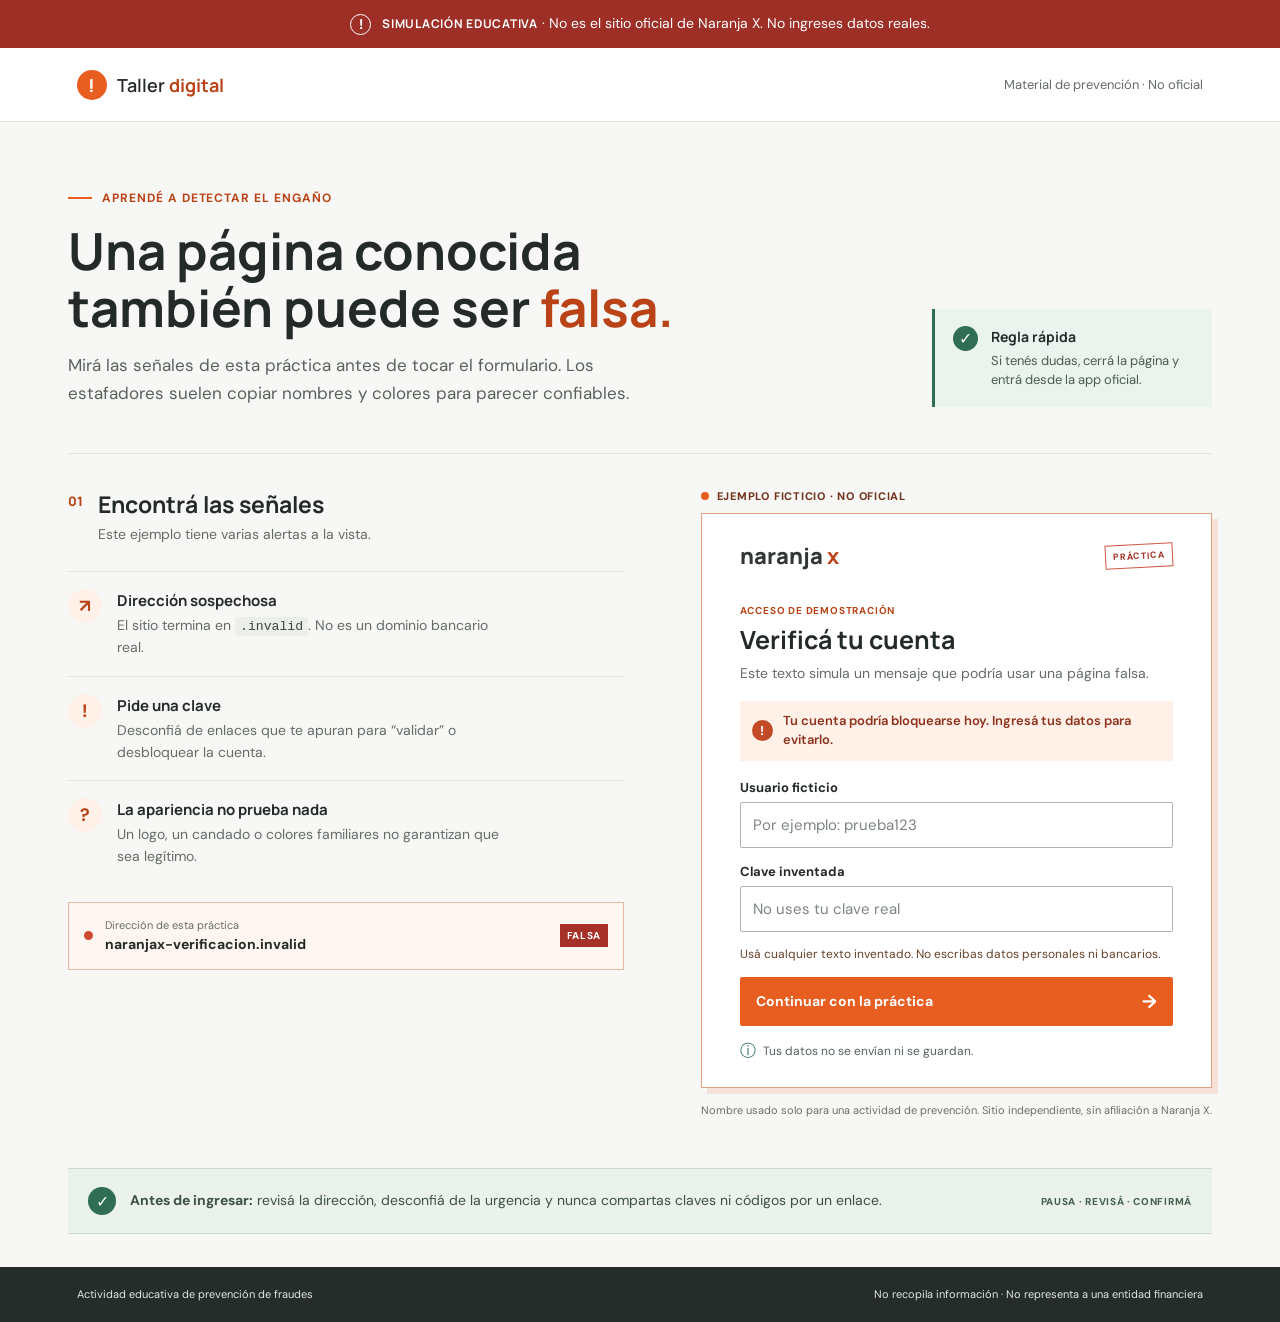
<file: index.html>
<!doctype html>
<html lang="es">
<head>
	<meta charset="utf-8">
	<meta name="viewport" content="width=device-width, initial-scale=1">
	<meta name="theme-color" content="#f36b21">
	<meta name="description" content="Simulación educativa para aprender a reconocer páginas falsas y estafas bancarias.">
	<title>Práctica de seguridad digital | No oficial</title>
	<link rel="preconnect" href="https://fonts.googleapis.com">
	<link rel="preconnect" href="https://fonts.gstatic.com" crossorigin>
	<link href="https://fonts.googleapis.com/css2?family=DM+Sans:wght@400;500;600;700&family=Manrope:wght@600;700;800&display=swap" rel="stylesheet">
	<link rel="stylesheet" href="style.css">
	<script src="script.js" defer></script>
</head>
<body>
	<a class="skip-link" href="#contenido">Ir al contenido principal</a>
	<div class="training-banner" role="note">
		<span class="banner-mark" aria-hidden="true">!</span>
		<span><strong>SIMULACIÓN EDUCATIVA</strong> · No es el sitio oficial de Naranja X. No ingreses datos reales.</span>
	</div>

	<header class="site-header">
		<a class="wordmark" href="#inicio" aria-label="Taller de seguridad digital, inicio">
			<span class="wordmark-icon" aria-hidden="true">!</span>
			<span>Taller <b>digital</b></span>
		</a>
		<span class="header-note">Material de prevención · No oficial</span>
	</header>

	<main id="contenido">
		<section class="intro" id="inicio" aria-labelledby="page-title">
			<div class="intro-copy">
				<p class="eyebrow"><span class="eyebrow-line"></span> Aprendé a detectar el engaño</p>
				<h1 id="page-title">Una página conocida también puede ser <em>falsa.</em></h1>
				<p class="intro-text">Mirá las señales de esta práctica antes de tocar el formulario. Los estafadores suelen copiar nombres y colores para parecer confiables.</p>
			</div>
			<aside class="quick-check" aria-label="Regla rápida de seguridad">
				<span class="quick-check-icon" aria-hidden="true">✓</span>
				<div><strong>Regla rápida</strong><p>Si tenés dudas, cerrá la página y entrá desde la app oficial.</p></div>
			</aside>
		</section>

		<section class="exercise" aria-label="Ejemplo de página falsa y señales de alerta">
			<div class="warning-list">
				<div class="section-heading">
					<span class="section-number">01</span>
					<div><h2>Encontrá las señales</h2><p>Este ejemplo tiene varias alertas a la vista.</p></div>
				</div>

				<article class="warning-item">
					<span class="warning-icon" aria-hidden="true">↗</span>
					<div><h3>Dirección sospechosa</h3><p>El sitio termina en <code>.invalid</code>. No es un dominio bancario real.</p></div>
				</article>
				<article class="warning-item">
					<span class="warning-icon" aria-hidden="true">!</span>
					<div><h3>Pide una clave</h3><p>Desconfiá de enlaces que te apuran para “validar” o desbloquear la cuenta.</p></div>
				</article>
				<article class="warning-item">
					<span class="warning-icon" aria-hidden="true">?</span>
					<div><h3>La apariencia no prueba nada</h3><p>Un logo, un candado o colores familiares no garantizan que sea legítimo.</p></div>
				</article>
				<div class="check-address">
					<span class="address-dot" aria-hidden="true"></span>
					<div><span>Dirección de esta práctica</span><strong>naranjax-verificacion.invalid</strong></div>
					<span class="fake-tag">FALSA</span>
				</div>
			</div>

			<div class="demo-column">
				<div class="demo-label"><span class="demo-label-dot"></span> EJEMPLO FICTICIO · NO OFICIAL</div>
				<section class="demo-panel" aria-labelledby="demo-title">
					<div class="demo-topline"><span class="demo-brand">naranja <b>x</b></span><span class="demo-stamp">PRÁCTICA</span></div>
					<div id="form-view">
						<p class="demo-kicker">ACCESO DE DEMOSTRACIÓN</p>
						<h2 id="demo-title">Verificá tu cuenta</h2>
						<p class="demo-copy">Este texto simula un mensaje que podría usar una página falsa.</p>
						<div class="demo-alert"><span aria-hidden="true">!</span><p>Tu cuenta podría bloquearse hoy. Ingresá tus datos para evitarlo.</p></div>
						<form id="practice-form" autocomplete="off" novalidate>
							<label for="example-user">Usuario ficticio</label>
							<input id="example-user" name="example-user" type="text" placeholder="Por ejemplo: prueba123" autocomplete="off" spellcheck="false">
							<label for="example-pass">Clave inventada</label>
							<input id="example-pass" name="example-pass" type="password" placeholder="No uses tu clave real" autocomplete="new-password">
							<p class="form-safety">Usá cualquier texto inventado. No escribas datos personales ni bancarios.</p>
							<button type="submit">Continuar con la práctica <span aria-hidden="true">→</span></button>
						</form>
						<p class="demo-footnote"><span aria-hidden="true">ⓘ</span> Tus datos no se envían ni se guardan.</p>
					</div>
				</section>
				<p class="demo-disclaimer">Nombre usado solo para una actividad de prevención. Sitio independiente, sin afiliación a Naranja X.</p>
			</div>
		</section>

		<section class="takeaway" aria-label="Consejo final">
			<span class="takeaway-icon" aria-hidden="true">✓</span>
			<p><strong>Antes de ingresar:</strong> revisá la dirección, desconfiá de la urgencia y nunca compartas claves ni códigos por un enlace.</p>
			<span class="takeaway-caption">PAUSA · REVISÁ · CONFIRMÁ</span>
		</section>
	</main>

	<footer class="site-footer"><span>Actividad educativa de prevención de fraudes</span><span>No recopila información · No representa a una entidad financiera</span></footer>
</body>
</html>
</file>
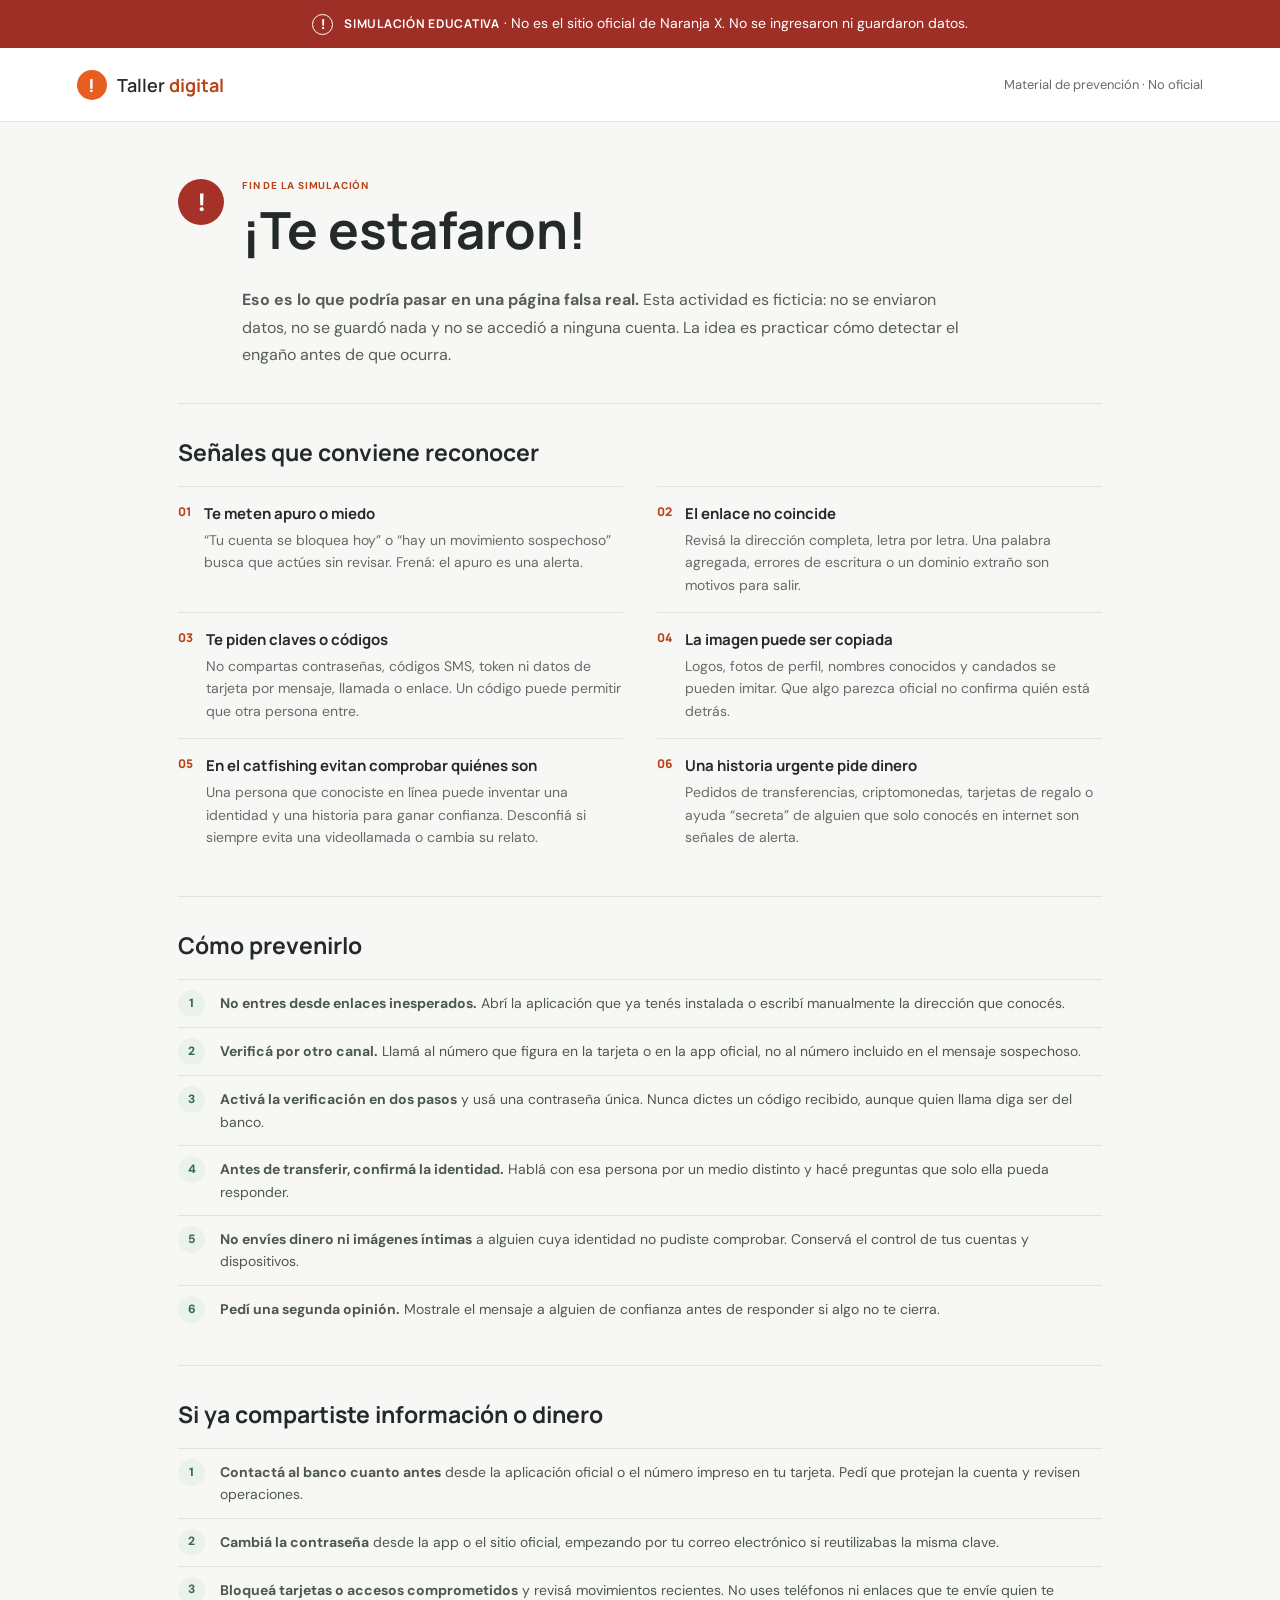
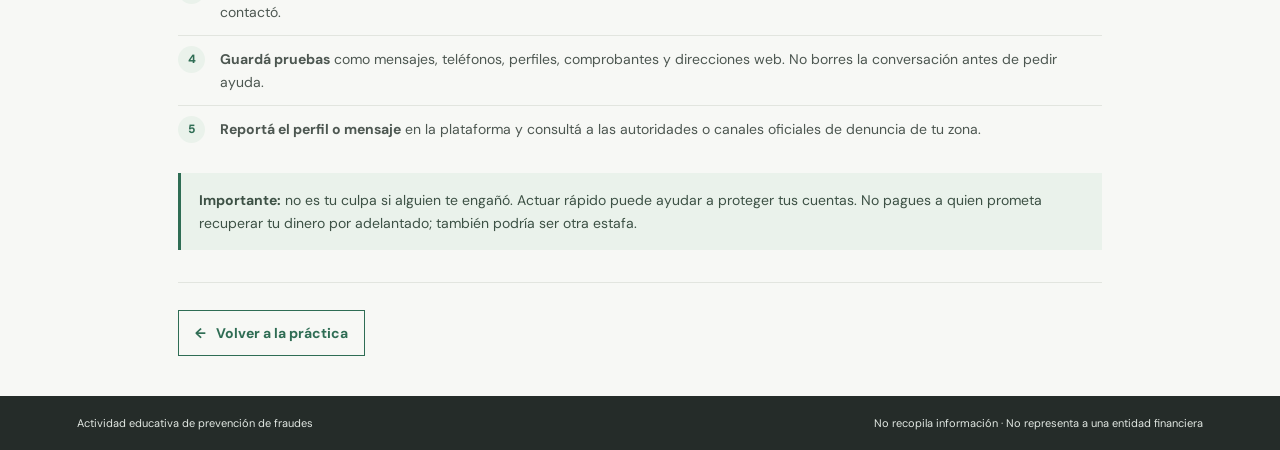
<file: resultado.html>
<!doctype html>
<html lang="es">
<head>
  <meta charset="utf-8">
  <meta name="viewport" content="width=device-width, initial-scale=1">
  <meta name="theme-color" content="#9e2f26">
  <meta name="description" content="Aprendé a reconocer estafas bancarias, phishing y catfishing. Esta es una actividad educativa, no oficial.">
  <title>Fuiste estafado: aprendé a reconocerlo | Simulación educativa</title>
  <link rel="preconnect" href="https://fonts.googleapis.com">
  <link rel="preconnect" href="https://fonts.gstatic.com" crossorigin>
  <link href="https://fonts.googleapis.com/css2?family=DM+Sans:wght@400;500;600;700&family=Manrope:wght@600;700;800&display=swap" rel="stylesheet">
  <link rel="stylesheet" href="style.css">
</head>
<body>
  <a class="skip-link" href="#contenido">Ir al contenido principal</a>
  <div class="training-banner" role="note">
    <span class="banner-mark" aria-hidden="true">!</span>
    <span><strong>SIMULACIÓN EDUCATIVA</strong> · No es el sitio oficial de Naranja X. No se ingresaron ni guardaron datos.</span>
  </div>
  <header class="site-header">
    <a class="wordmark" href="index.html" aria-label="Taller de seguridad digital, volver al inicio">
      <span class="wordmark-icon" aria-hidden="true">!</span>
      <span>Taller <b>digital</b></span>
    </a>
    <span class="header-note">Material de prevención · No oficial</span>
  </header>

  <main id="contenido" class="result-page">
    <section class="result-intro" aria-labelledby="result-title">
      <div class="result-heading">
        <span class="result-symbol" aria-hidden="true">!</span>
        <div>
          <p class="demo-kicker">FIN DE LA SIMULACIÓN</p>
          <h1 id="result-title">¡Te estafaron!</h1>
        </div>
      </div>
      <p class="result-copy"><strong>Eso es lo que podría pasar en una página falsa real.</strong> Esta actividad es ficticia: no se enviaron datos, no se guardó nada y no se accedió a ninguna cuenta. La idea es practicar cómo detectar el engaño antes de que ocurra.</p>
    </section>

    <section class="lesson-section" aria-labelledby="spot-title">
      <h2 id="spot-title">Señales que conviene reconocer</h2>
      <div class="lesson-grid">
        <article class="lesson-item"><span class="lesson-index">01</span><div><h3>Te meten apuro o miedo</h3><p>“Tu cuenta se bloquea hoy” o “hay un movimiento sospechoso” busca que actúes sin revisar. Frená: el apuro es una alerta.</p></div></article>
        <article class="lesson-item"><span class="lesson-index">02</span><div><h3>El enlace no coincide</h3><p>Revisá la dirección completa, letra por letra. Una palabra agregada, errores de escritura o un dominio extraño son motivos para salir.</p></div></article>
        <article class="lesson-item"><span class="lesson-index">03</span><div><h3>Te piden claves o códigos</h3><p>No compartas contraseñas, códigos SMS, token ni datos de tarjeta por mensaje, llamada o enlace. Un código puede permitir que otra persona entre.</p></div></article>
        <article class="lesson-item"><span class="lesson-index">04</span><div><h3>La imagen puede ser copiada</h3><p>Logos, fotos de perfil, nombres conocidos y candados se pueden imitar. Que algo parezca oficial no confirma quién está detrás.</p></div></article>
        <article class="lesson-item"><span class="lesson-index">05</span><div><h3>En el catfishing evitan comprobar quiénes son</h3><p>Una persona que conociste en línea puede inventar una identidad y una historia para ganar confianza. Desconfiá si siempre evita una videollamada o cambia su relato.</p></div></article>
        <article class="lesson-item"><span class="lesson-index">06</span><div><h3>Una historia urgente pide dinero</h3><p>Pedidos de transferencias, criptomonedas, tarjetas de regalo o ayuda “secreta” de alguien que solo conocés en internet son señales de alerta.</p></div></article>
      </div>
    </section>

    <section class="lesson-section" aria-labelledby="prevent-title">
      <h2 id="prevent-title">Cómo prevenirlo</h2>
      <ol class="action-list">
        <li><strong>No entres desde enlaces inesperados.</strong> Abrí la aplicación que ya tenés instalada o escribí manualmente la dirección que conocés.</li>
        <li><strong>Verificá por otro canal.</strong> Llamá al número que figura en la tarjeta o en la app oficial, no al número incluido en el mensaje sospechoso.</li>
        <li><strong>Activá la verificación en dos pasos</strong> y usá una contraseña única. Nunca dictes un código recibido, aunque quien llama diga ser del banco.</li>
        <li><strong>Antes de transferir, confirmá la identidad.</strong> Hablá con esa persona por un medio distinto y hacé preguntas que solo ella pueda responder.</li>
        <li><strong>No envíes dinero ni imágenes íntimas</strong> a alguien cuya identidad no pudiste comprobar. Conservá el control de tus cuentas y dispositivos.</li>
        <li><strong>Pedí una segunda opinión.</strong> Mostrale el mensaje a alguien de confianza antes de responder si algo no te cierra.</li>
      </ol>
    </section>

    <section class="lesson-section" aria-labelledby="react-title">
      <h2 id="react-title">Si ya compartiste información o dinero</h2>
      <ol class="action-list">
        <li><strong>Contactá al banco cuanto antes</strong> desde la aplicación oficial o el número impreso en tu tarjeta. Pedí que protejan la cuenta y revisen operaciones.</li>
        <li><strong>Cambiá la contraseña</strong> desde la app o el sitio oficial, empezando por tu correo electrónico si reutilizabas la misma clave.</li>
        <li><strong>Bloqueá tarjetas o accesos comprometidos</strong> y revisá movimientos recientes. No uses teléfonos ni enlaces que te envíe quien te contactó.</li>
        <li><strong>Guardá pruebas</strong> como mensajes, teléfonos, perfiles, comprobantes y direcciones web. No borres la conversación antes de pedir ayuda.</li>
        <li><strong>Reportá el perfil o mensaje</strong> en la plataforma y consultá a las autoridades o canales oficiales de denuncia de tu zona.</li>
      </ol>
      <p class="help-note"><strong>Importante:</strong> no es tu culpa si alguien te engañó. Actuar rápido puede ayudar a proteger tus cuentas. No pagues a quien prometa recuperar tu dinero por adelantado; también podría ser otra estafa.</p>
    </section>

    <a class="return-link" href="index.html"><span aria-hidden="true">←</span> Volver a la práctica</a>
  </main>

  <footer class="site-footer"><span>Actividad educativa de prevención de fraudes</span><span>No recopila información · No representa a una entidad financiera</span></footer>
</body>
</html>
</file>
<file: style.css>
:root {
	font-family: "DM Sans", sans-serif;
	color: #242a28;
	background: #f7f8f5;
	font-synthesis: none;
	text-rendering: optimizeLegibility;
	--ink: #242a28;
	--muted: #656c68;
	--orange: #e85d20;
	--orange-dark: #b94316;
	--orange-pale: #fff0e8;
	--line: #e2e5df;
	--green: #2f6d54;
	--red: #b5332c;
}

* { box-sizing: border-box; }
body { margin: 0; min-width: 320px; background: #f7f8f5; }
button, input { font: inherit; }
button:focus-visible, input:focus-visible, a:focus-visible { outline: 3px solid #277f68; outline-offset: 3px; }
.skip-link { position: absolute; z-index: 5; top: -60px; left: 16px; padding: 12px 16px; background: white; color: var(--ink); }
.skip-link:focus { top: 12px; }

.training-banner { display: flex; min-height: 48px; align-items: center; justify-content: center; gap: 11px; padding: 8px 20px; background: #9e2f26; color: #fff; text-align: center; font-size: 14px; line-height: 1.4; }
.training-banner strong { font-family: "Manrope", sans-serif; font-size: 12px; letter-spacing: .06em; }
.banner-mark { display: inline-grid; width: 21px; height: 21px; flex: 0 0 21px; place-items: center; border: 1px solid #fff; border-radius: 50%; font-weight: 700; }
.site-header { display: flex; height: 74px; align-items: center; justify-content: space-between; padding: 0 max(6vw, calc((100vw - 1200px) / 2)); border-bottom: 1px solid var(--line); background: #fff; }
.wordmark { display: inline-flex; align-items: center; gap: 10px; color: var(--ink); text-decoration: none; font-family: "Manrope", sans-serif; font-size: 18px; font-weight: 600; }
.wordmark b { color: var(--orange-dark); }
.wordmark-icon { display: grid; width: 30px; height: 30px; place-items: center; border-radius: 50%; background: var(--orange); color: white; font-weight: 800; }
.header-note { color: var(--muted); font-size: 13px; }

main { max-width: 1200px; margin: 0 auto; padding: 0 28px; }
.intro { display: flex; align-items: end; justify-content: space-between; gap: 48px; padding: 68px 0 46px; }
.intro-copy { max-width: 660px; }
.eyebrow, .demo-kicker { margin: 0; color: var(--orange-dark); font-size: 12px; font-weight: 700; letter-spacing: .08em; text-transform: uppercase; }
.eyebrow { display: flex; align-items: center; gap: 10px; }
.eyebrow-line { width: 24px; height: 2px; background: var(--orange); }
h1, h2, h3, p { margin-top: 0; }
h1 { max-width: 620px; margin: 16px 0 14px; font-family: "Manrope", sans-serif; font-size: clamp(36px, 4vw, 52px); line-height: 1.12; letter-spacing: 0; }
h1 em { color: var(--orange-dark); font-style: normal; }
.intro-text { max-width: 600px; margin-bottom: 0; color: #59615d; font-size: 17px; line-height: 1.65; }
.quick-check { display: flex; width: 280px; flex: 0 0 280px; gap: 13px; align-items: flex-start; padding: 17px 18px; border-left: 3px solid var(--green); background: #eaf3ed; }
.quick-check-icon { display: grid; width: 25px; height: 25px; flex: 0 0 25px; place-items: center; border-radius: 50%; background: var(--green); color: white; font-weight: 700; }
.quick-check strong { font-family: "Manrope", sans-serif; font-size: 14px; }
.quick-check p { margin: 4px 0 0; color: #4b5c53; font-size: 13px; line-height: 1.5; }

.exercise { display: grid; grid-template-columns: minmax(0, 1fr) minmax(380px, .92fr); gap: clamp(30px, 6vw, 80px); align-items: start; padding: 34px 0 50px; border-top: 1px solid var(--line); }
.section-heading { display: flex; gap: 15px; align-items: flex-start; margin: 4px 0 28px; }
.section-number { color: var(--orange-dark); font-family: "Manrope", sans-serif; font-size: 13px; font-weight: 800; }
.section-heading h2 { margin: -4px 0 5px; font-family: "Manrope", sans-serif; font-size: 23px; letter-spacing: 0; }
.section-heading p { margin: 0; color: var(--muted); font-size: 14px; }
.warning-item { display: flex; gap: 15px; padding: 17px 0; border-top: 1px solid var(--line); }
.warning-icon { display: grid; width: 34px; height: 34px; flex: 0 0 34px; place-items: center; border-radius: 50%; background: #fff0e8; color: var(--orange-dark); font-size: 18px; font-weight: 700; }
.warning-item h3 { margin: 1px 0 4px; font-family: "Manrope", sans-serif; font-size: 15px; letter-spacing: 0; }
.warning-item p { max-width: 400px; margin: 0; color: var(--muted); font-size: 14px; line-height: 1.55; }
code { padding: 2px 5px; border-radius: 3px; background: #eceee9; color: #3a4440; font-size: .94em; }
.check-address { display: flex; min-height: 68px; align-items: center; gap: 12px; margin-top: 17px; padding: 13px 15px; border: 1px solid #e8b8a5; background: #fff6f1; }
.address-dot { width: 9px; height: 9px; flex: 0 0 9px; border-radius: 50%; background: #cc4a31; }
.check-address div { display: grid; gap: 3px; min-width: 0; }
.check-address div span { color: var(--muted); font-size: 11px; }
.check-address strong { overflow-wrap: anywhere; font-size: 14px; }
.fake-tag { margin-left: auto; padding: 5px 7px; background: #a53129; color: #fff; font-size: 10px; font-weight: 700; letter-spacing: .06em; }

.demo-column { min-width: 0; }
.demo-label { display: flex; align-items: center; gap: 8px; margin: 1px 0 10px; color: #71341f; font-size: 11px; font-weight: 800; letter-spacing: .07em; }
.demo-label-dot { width: 8px; height: 8px; border-radius: 50%; background: var(--orange); }
.demo-panel { position: relative; padding: 27px clamp(22px, 3vw, 38px) 25px; border: 1px solid #e4a181; background: #fff; box-shadow: 6px 6px 0 #f4e1d7; }
.demo-topline { display: flex; align-items: center; justify-content: space-between; margin-bottom: 33px; }
.demo-brand { color: #313734; font-family: "Manrope", sans-serif; font-size: 22px; font-weight: 800; }
.demo-brand b { color: var(--orange-dark); }
.demo-stamp { padding: 5px 7px; border: 1px solid #cc5742; color: #a33628; font-size: 9px; font-weight: 800; letter-spacing: .08em; transform: rotate(-3deg); }
.demo-kicker { font-size: 10px; }
.demo-panel h2 { margin: 7px 0 8px; font-family: "Manrope", sans-serif; font-size: 25px; line-height: 1.25; letter-spacing: 0; }
.demo-copy { margin-bottom: 17px; color: var(--muted); font-size: 14px; line-height: 1.5; }
.demo-alert { display: flex; gap: 10px; align-items: center; margin-bottom: 18px; padding: 11px 12px; background: #fff0e8; color: #8d321d; }
.demo-alert > span { display: grid; width: 21px; height: 21px; flex: 0 0 21px; place-items: center; border-radius: 50%; background: #c34a27; color: white; font-size: 13px; font-weight: 700; }
.demo-alert p { margin: 0; font-size: 13px; font-weight: 600; line-height: 1.45; }
#practice-form { display: grid; }
#practice-form label { margin: 0 0 6px; font-size: 13px; font-weight: 700; }
#practice-form input { width: 100%; min-height: 46px; margin-bottom: 15px; padding: 11px 12px; border: 1px solid #aeb5b0; border-radius: 2px; background: #fff; color: var(--ink); font-size: 15px; }
#practice-form input::placeholder { color: #7d8580; }
.form-safety { margin: -2px 0 14px; color: #684128; font-size: 12px; line-height: 1.5; }
#practice-form button, .secondary-button { display: flex; min-height: 49px; align-items: center; justify-content: space-between; gap: 12px; padding: 0 16px; border: 0; border-radius: 2px; background: var(--orange); color: white; cursor: pointer; font-size: 14px; font-weight: 700; text-align: left; }
#practice-form button:hover { background: var(--orange-dark); }
#practice-form button span, .secondary-button span { font-size: 19px; }
.demo-footnote { display: flex; gap: 7px; align-items: center; margin: 14px 0 0; color: #56625b; font-size: 12px; }
.demo-footnote span { color: var(--green); font-size: 16px; }
.demo-disclaimer { margin: 14px 0 0; color: #686e6a; font-size: 11px; line-height: 1.5; }
.result-page { max-width: 980px; }
.result-intro { padding: 57px 0 35px; border-bottom: 1px solid var(--line); }
.result-heading { display: flex; align-items: flex-start; gap: 18px; }
.result-symbol { display: grid; width: 46px; height: 46px; flex: 0 0 46px; place-items: center; border-radius: 50%; background: #a53129; color: white; font-size: 25px; font-weight: 700; }
.result-heading h1 { margin-top: 9px; }
.result-copy { max-width: 720px; margin: 14px 0 0 64px; color: #555e59; font-size: 16px; line-height: 1.7; }
.lesson-section { padding: 32px 0; border-bottom: 1px solid var(--line); }
.lesson-section h2 { margin: 0 0 18px; font-family: "Manrope", sans-serif; font-size: 23px; letter-spacing: 0; }
.lesson-grid { display: grid; grid-template-columns: repeat(2, minmax(0, 1fr)); gap: 0 34px; }
.lesson-item { display: flex; gap: 13px; padding: 16px 0; border-top: 1px solid var(--line); }
.lesson-index { color: var(--orange-dark); font-family: "Manrope", sans-serif; font-size: 12px; font-weight: 800; }
.lesson-item h3 { margin: 0 0 5px; font-family: "Manrope", sans-serif; font-size: 15px; letter-spacing: 0; }
.lesson-item p { margin: 0; color: var(--muted); font-size: 14px; line-height: 1.6; }
.action-list { margin: 0; padding: 0; list-style: none; counter-reset: action; }
.action-list li { position: relative; min-height: 48px; padding: 12px 0 12px 42px; border-top: 1px solid var(--line); color: #4d5751; font-size: 14px; line-height: 1.6; counter-increment: action; }
.action-list li::before { position: absolute; top: 10px; left: 0; display: grid; width: 27px; height: 27px; place-items: center; border-radius: 50%; background: #eaf2eb; color: var(--green); content: counter(action); font-size: 12px; font-weight: 800; }
.help-note { margin: 20px 0 0; padding: 16px 18px; border-left: 3px solid var(--green); background: #eaf2eb; color: #3d5145; font-size: 14px; line-height: 1.6; }
.return-link { display: inline-flex; min-height: 46px; align-items: center; gap: 10px; margin: 27px 0 40px; padding: 0 16px; border: 1px solid var(--green); color: var(--green); font-size: 14px; font-weight: 700; text-decoration: none; }
.return-link:hover { background: #eaf2eb; }

.takeaway { display: flex; align-items: center; gap: 14px; margin-bottom: 33px; padding: 18px 20px; border-top: 1px solid #cbd9ce; border-bottom: 1px solid #cbd9ce; background: #eaf2eb; }
.takeaway-icon { display: grid; width: 28px; height: 28px; flex: 0 0 28px; place-items: center; border-radius: 50%; background: var(--green); color: white; font-weight: 700; }
.takeaway p { margin: 0; color: #3d5145; font-size: 14px; line-height: 1.55; }
.takeaway-caption { margin-left: auto; color: #44634f; font-size: 10px; font-weight: 800; letter-spacing: .07em; white-space: nowrap; }
.site-footer { display: flex; justify-content: space-between; gap: 20px; padding: 19px max(6vw, calc((100vw - 1200px) / 2)); background: #252c29; color: #e2e8e3; font-size: 11px; line-height: 1.5; }

@media (max-width: 850px) {
	.intro { align-items: flex-start; flex-direction: column; gap: 24px; padding-top: 52px; }
	.quick-check { width: min(100%, 440px); flex-basis: auto; }
	.exercise { grid-template-columns: minmax(0, 1fr) minmax(330px, .9fr); gap: 28px; }
	.takeaway-caption { display: none; }
}

@media (max-width: 680px) {
	.training-banner { justify-content: flex-start; text-align: left; font-size: 12px; }
	.training-banner strong { font-size: 11px; }
	.site-header { height: 64px; padding: 0 20px; }
	.header-note { max-width: 130px; text-align: right; font-size: 11px; }
	main { padding: 0 20px; }
	.intro { gap: 20px; padding: 43px 0 33px; }
	h1 { font-size: 38px; }
	.intro-text { font-size: 16px; }
	.exercise { grid-template-columns: 1fr; gap: 38px; padding-top: 28px; }
	.demo-panel { padding: 23px 21px; }
	.takeaway { align-items: flex-start; padding: 16px; }
	.site-footer { flex-direction: column; gap: 6px; padding: 17px 20px; }
	.result-intro { padding: 39px 0 27px; }
	.result-heading { gap: 13px; }
	.result-heading h1 { font-size: 34px; }
	.result-copy { margin-left: 0; font-size: 15px; }
	.lesson-grid { grid-template-columns: 1fr; }
}

@media (prefers-reduced-motion: no-preference) {
	.intro-copy, .warning-list, .demo-column { animation: appear .5s ease-out both; }
	.warning-list { animation-delay: .08s; }
	.demo-column { animation-delay: .16s; }
	@keyframes appear { from { opacity: 0; transform: translateY(9px); } to { opacity: 1; transform: translateY(0); } }
}
</file>
